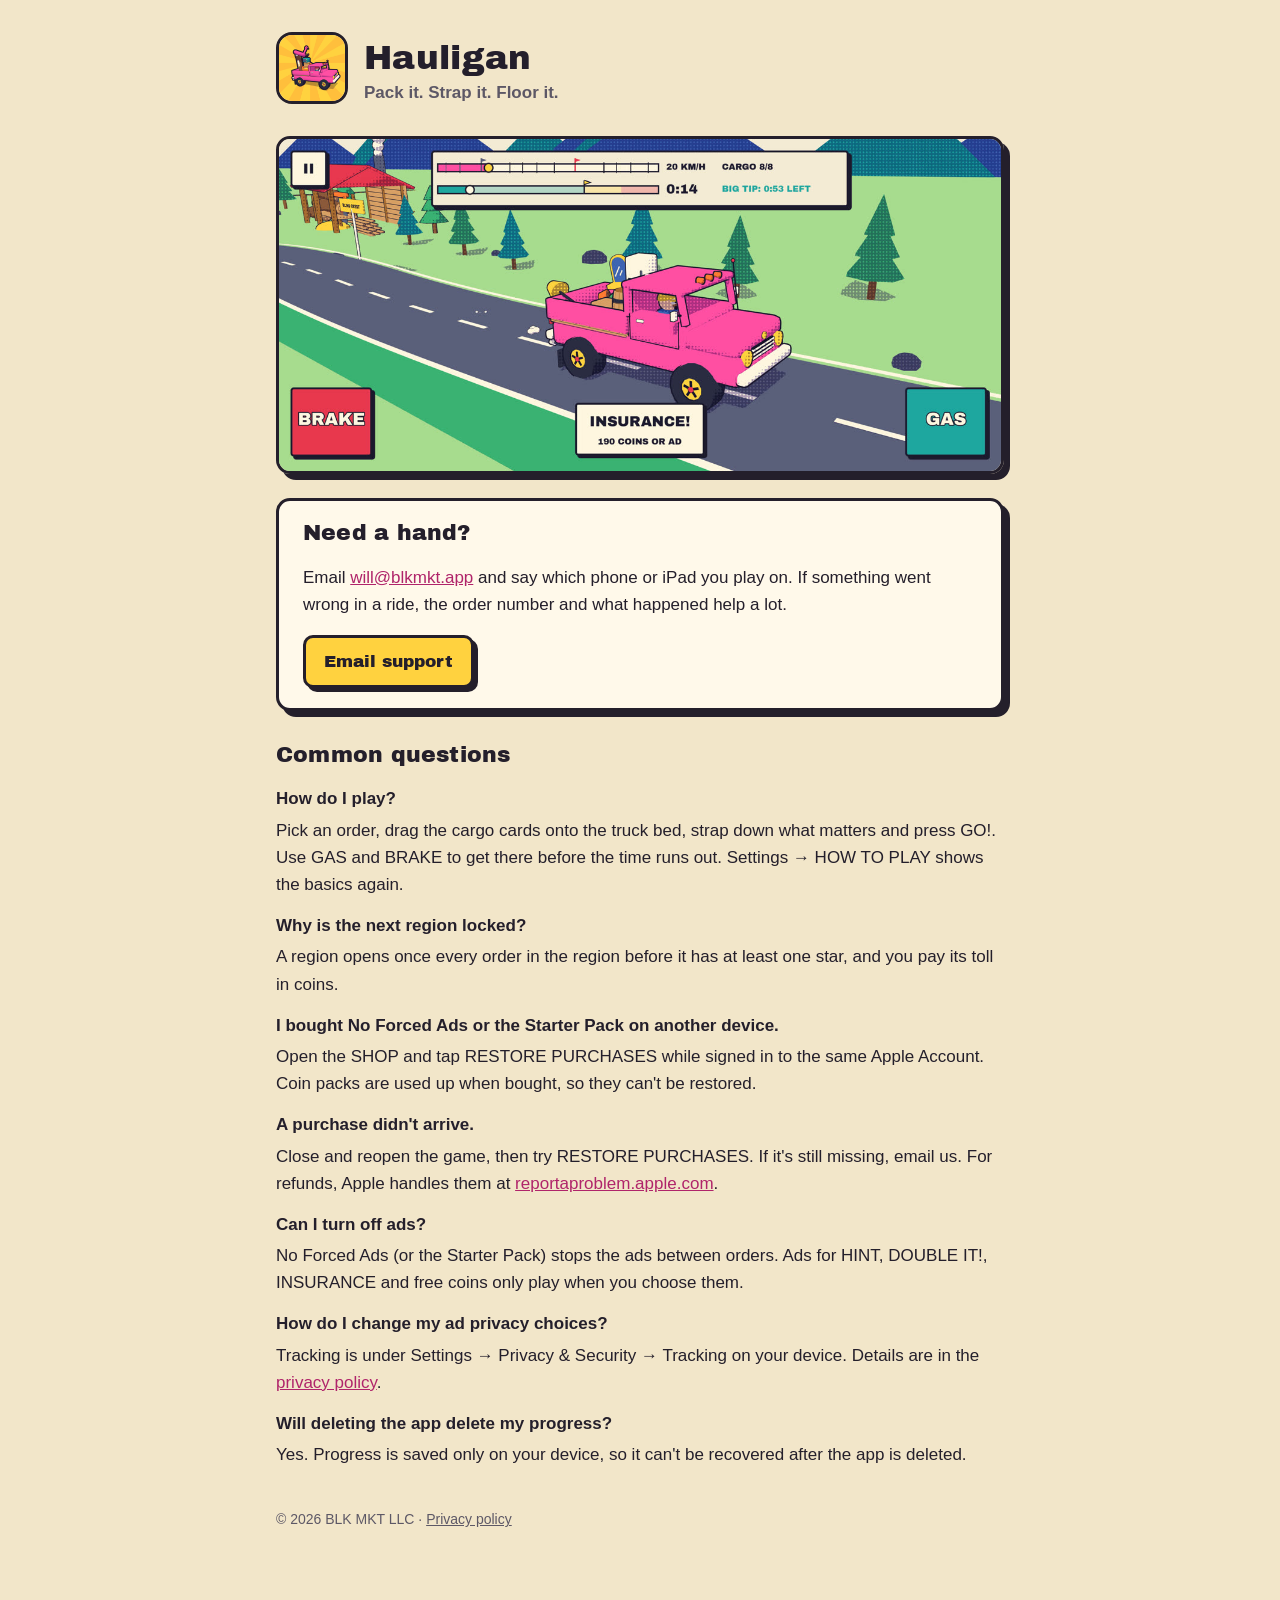
<file: index.html>
<!doctype html>
<html lang="en">
<head>
  <meta charset="utf-8">
  <meta name="viewport" content="width=device-width, initial-scale=1">
  <title>Hauligan Support</title>
  <meta name="description" content="Help and contact for Hauligan, the truck-packing physics game by BLK MKT LLC.">
  <link rel="icon" href="icon.png">
  <link rel="stylesheet" href="style.css">
</head>
<body>
<main>
  <header>
    <a href="./"><img src="icon.png" alt="Hauligan app icon"></a>
    <div>
      <h1>Hauligan</h1>
      <p class="tagline">Pack it. Strap it. Floor it.</p>
    </div>
  </header>

  <img class="hero" src="ride.jpg" alt="A pink pickup truck loaded with furniture driving past a ski lodge">

  <div class="card">
    <h2 style="margin-top:0">Need a hand?</h2>
    <p>Email <a href="mailto:will@blkmkt.app?subject=Hauligan%20support">will@blkmkt.app</a> and say
      which phone or iPad you play on. If something went wrong in a ride, the order number and
      what happened help a lot.</p>
    <a class="button" href="mailto:will@blkmkt.app?subject=Hauligan%20support">Email support</a>
  </div>

  <h2>Common questions</h2>
  <dl>
    <dt>How do I play?</dt>
    <dd>Pick an order, drag the cargo cards onto the truck bed, strap down what matters and press
      GO!. Use GAS and BRAKE to get there before the time runs out. Settings → HOW TO PLAY shows
      the basics again.</dd>

    <dt>Why is the next region locked?</dt>
    <dd>A region opens once every order in the region before it has at least one star, and you pay
      its toll in coins.</dd>

    <dt>I bought No Forced Ads or the Starter Pack on another device.</dt>
    <dd>Open the SHOP and tap RESTORE PURCHASES while signed in to the same Apple Account. Coin
      packs are used up when bought, so they can't be restored.</dd>

    <dt>A purchase didn't arrive.</dt>
    <dd>Close and reopen the game, then try RESTORE PURCHASES. If it's still missing, email us. For
      refunds, Apple handles them at
      <a href="https://reportaproblem.apple.com">reportaproblem.apple.com</a>.</dd>

    <dt>Can I turn off ads?</dt>
    <dd>No Forced Ads (or the Starter Pack) stops the ads between orders. Ads for HINT, DOUBLE IT!,
      INSURANCE and free coins only play when you choose them.</dd>

    <dt>How do I change my ad privacy choices?</dt>
    <dd>Tracking is under Settings → Privacy &amp; Security → Tracking on your device. Details are in
      the <a href="privacy.html">privacy policy</a>.</dd>

    <dt>Will deleting the app delete my progress?</dt>
    <dd>Yes. Progress is saved only on your device, so it can't be recovered after the app is
      deleted.</dd>
  </dl>

  <footer>
    <p>© 2026 BLK MKT LLC · <a href="privacy.html">Privacy policy</a></p>
  </footer>
</main>
</body>
</html>
</file>
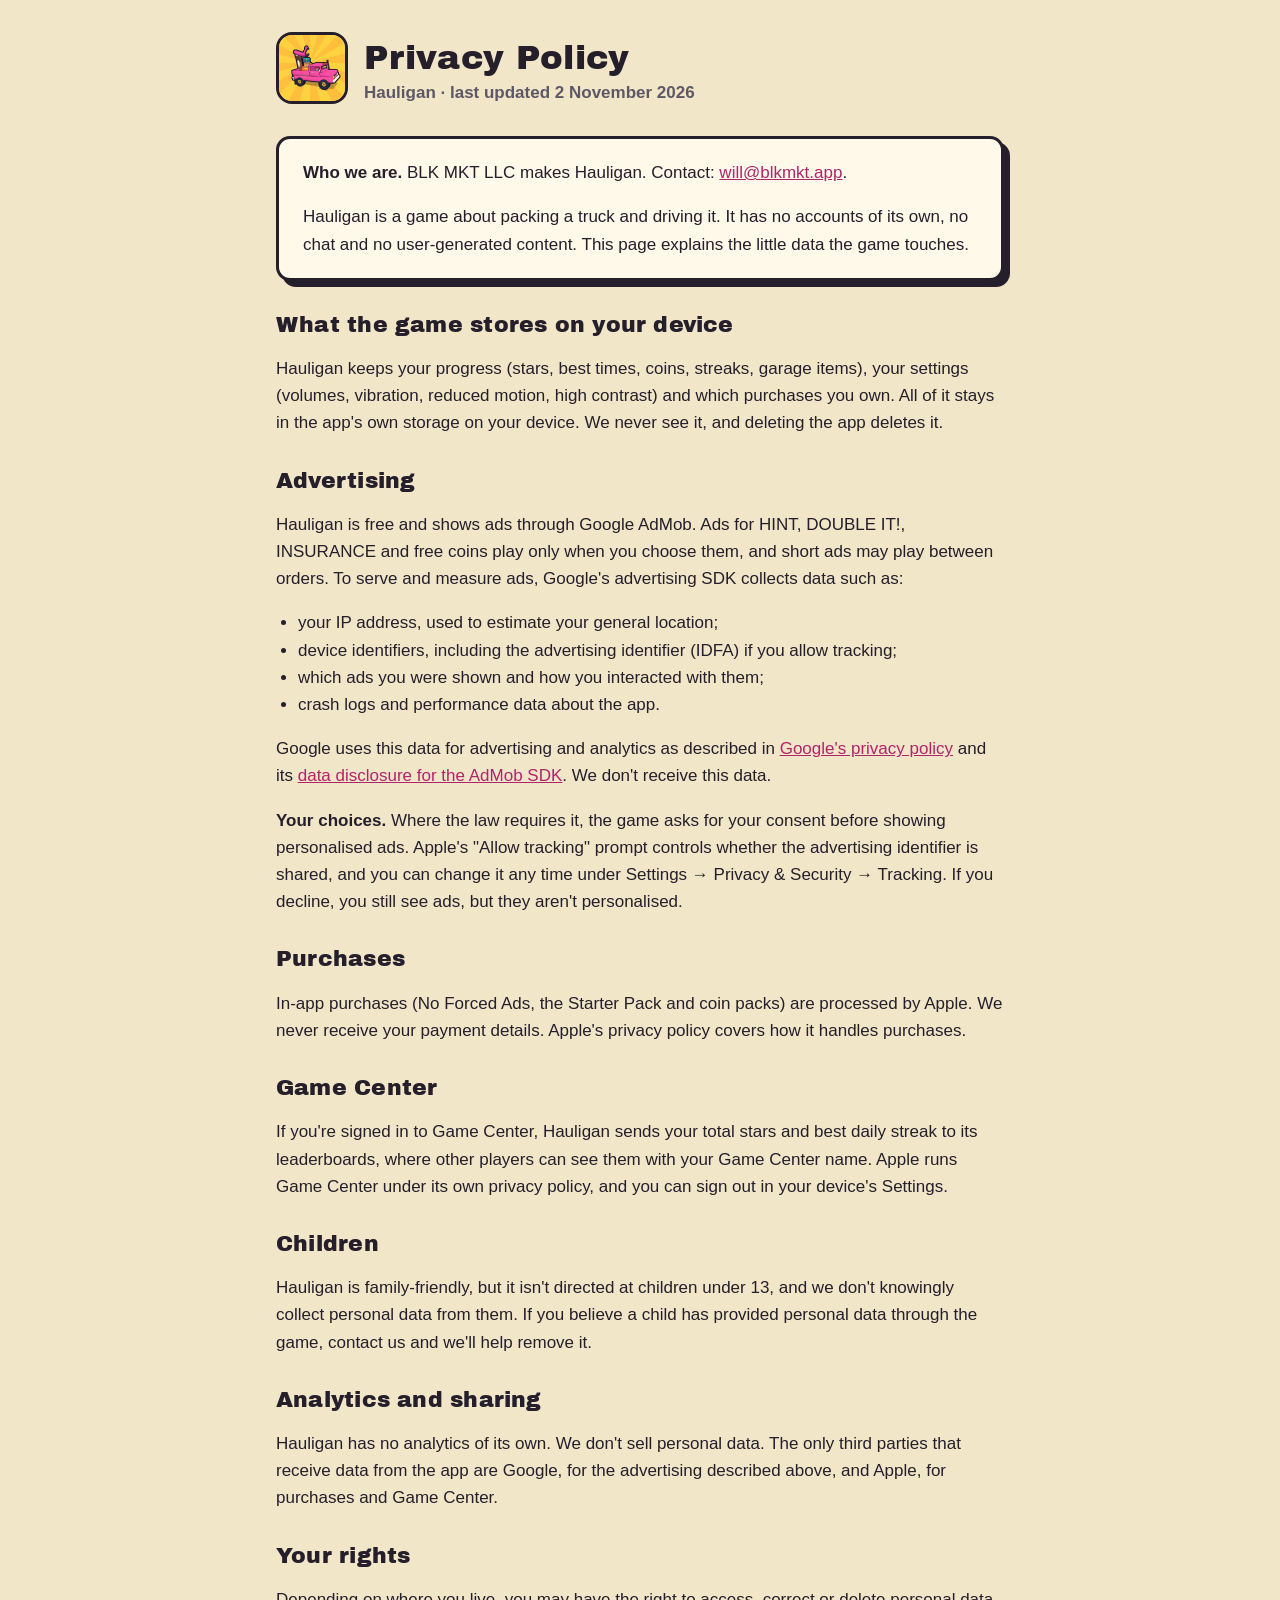
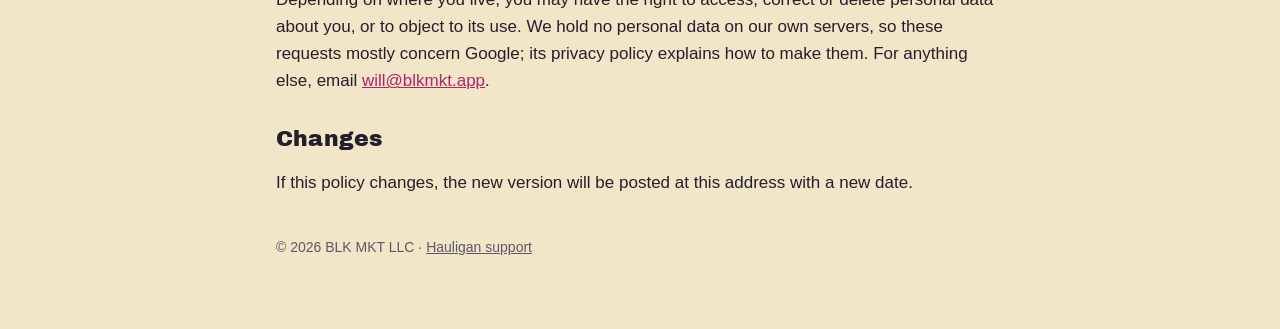
<file: privacy.html>
<!doctype html>
<html lang="en">
<head>
  <meta charset="utf-8">
  <meta name="viewport" content="width=device-width, initial-scale=1">
  <title>Hauligan Privacy Policy</title>
  <meta name="description" content="How Hauligan, the truck-packing physics game by BLK MKT LLC, handles your data.">
  <link rel="icon" href="icon.png">
  <link rel="stylesheet" href="style.css">
</head>
<body>
<main>
  <header>
    <a href="./"><img src="icon.png" alt="Hauligan app icon"></a>
    <div>
      <h1>Privacy Policy</h1>
      <p class="tagline">Hauligan · last updated 2 November 2026</p>
    </div>
  </header>

  <div class="card">
    <p style="margin-top:0"><strong>Who we are.</strong> BLK MKT LLC makes Hauligan. Contact:
      <a href="mailto:will@blkmkt.app">will@blkmkt.app</a>.</p>
    <p style="margin-bottom:0">Hauligan is a game about packing a truck and driving it. It has no
      accounts of its own, no chat and no user-generated content. This page explains the little
      data the game touches.</p>
  </div>

  <h2>What the game stores on your device</h2>
  <p>Hauligan keeps your progress (stars, best times, coins, streaks, garage items), your settings
    (volumes, vibration, reduced motion, high contrast) and which purchases you own. All of it stays
    in the app's own storage on your device. We never see it, and deleting the app deletes it.</p>

  <h2>Advertising</h2>
  <p>Hauligan is free and shows ads through Google AdMob. Ads for HINT, DOUBLE IT!, INSURANCE and
    free coins play only when you choose them, and short ads may play between orders. To serve and
    measure ads, Google's advertising SDK collects data such as:</p>
  <ul>
    <li>your IP address, used to estimate your general location;</li>
    <li>device identifiers, including the advertising identifier (IDFA) if you allow tracking;</li>
    <li>which ads you were shown and how you interacted with them;</li>
    <li>crash logs and performance data about the app.</li>
  </ul>
  <p>Google uses this data for advertising and analytics as described in
    <a href="https://policies.google.com/privacy">Google's privacy policy</a> and its
    <a href="https://developers.google.com/admob/ios/data-disclosure">data disclosure for the AdMob
    SDK</a>. We don't receive this data.</p>
  <p><strong>Your choices.</strong> Where the law requires it, the game asks for your consent before
    showing personalised ads. Apple's "Allow tracking" prompt controls whether the advertising
    identifier is shared, and you can change it any time under Settings → Privacy &amp; Security →
    Tracking. If you decline, you still see ads, but they aren't personalised.</p>

  <h2>Purchases</h2>
  <p>In-app purchases (No Forced Ads, the Starter Pack and coin packs) are processed by Apple. We
    never receive your payment details. Apple's privacy policy covers how it handles purchases.</p>

  <h2>Game Center</h2>
  <p>If you're signed in to Game Center, Hauligan sends your total stars and best daily streak to
    its leaderboards, where other players can see them with your Game Center name. Apple runs Game
    Center under its own privacy policy, and you can sign out in your device's Settings.</p>

  <h2>Children</h2>
  <p>Hauligan is family-friendly, but it isn't directed at children under 13, and we don't knowingly
    collect personal data from them. If you believe a child has provided personal data through the
    game, contact us and we'll help remove it.</p>

  <h2>Analytics and sharing</h2>
  <p>Hauligan has no analytics of its own. We don't sell personal data. The only third parties that
    receive data from the app are Google, for the advertising described above, and Apple, for
    purchases and Game Center.</p>

  <h2>Your rights</h2>
  <p>Depending on where you live, you may have the right to access, correct or delete personal data
    about you, or to object to its use. We hold no personal data on our own servers, so these
    requests mostly concern Google; its privacy policy explains how to make them. For anything else,
    email <a href="mailto:will@blkmkt.app">will@blkmkt.app</a>.</p>

  <h2>Changes</h2>
  <p>If this policy changes, the new version will be posted at this address with a new date.</p>

  <footer>
    <p>© 2026 BLK MKT LLC · <a href="./">Hauligan support</a></p>
  </footer>
</main>
</body>
</html>
</file>
<file: style.css>
@font-face {
  font-family: "Archivo Black";
  src: url("ArchivoBlack-Regular.ttf") format("truetype");
  font-display: swap;
}

:root {
  --ink: #241f2b;
  --paper: #fbf3df;
  --cream: #fff9ea;
  --yellow: #ffd23f;
  --pink: #ff4fa0;
  --teal: #1fa99a;
  --muted: #5d5866;
  --page: #f2e6c9;
}

* { box-sizing: border-box; }

body {
  margin: 0;
  background: var(--page);
  color: var(--ink);
  font: 17px/1.6 -apple-system, BlinkMacSystemFont, "Segoe UI", Roboto, sans-serif;
}

main {
  max-width: 760px;
  margin: 0 auto;
  padding: 32px 16px 56px;
}

header {
  display: flex;
  align-items: center;
  gap: 16px;
  margin-bottom: 24px;
}

header img {
  width: 72px;
  height: 72px;
  border-radius: 16px;
  border: 3px solid var(--ink);
}

header a { color: inherit; text-decoration: none; }

h1, h2 {
  font-family: "Archivo Black", Impact, sans-serif;
  font-weight: normal;
  letter-spacing: 0.01em;
  line-height: 1.15;
}

h1 { font-size: 34px; margin: 0; }
.tagline { margin: 2px 0 0; color: var(--muted); font-weight: 600; }
h2 { font-size: 22px; margin: 32px 0 8px; }

.card {
  background: var(--cream);
  border: 3px solid var(--ink);
  border-radius: 14px;
  box-shadow: 6px 6px 0 var(--ink);
  padding: 20px 24px;
  margin: 24px 0;
}

.hero {
  width: 100%;
  border: 3px solid var(--ink);
  border-radius: 14px;
  box-shadow: 6px 6px 0 var(--ink);
  display: block;
}

.button {
  display: inline-block;
  background: var(--yellow);
  color: var(--ink);
  border: 3px solid var(--ink);
  border-radius: 10px;
  box-shadow: 4px 4px 0 var(--ink);
  padding: 10px 18px;
  font-family: "Archivo Black", Impact, sans-serif;
  text-decoration: none;
}

.button:active { transform: translate(2px, 2px); box-shadow: 2px 2px 0 var(--ink); }

a { color: #b0246a; }
dt { font-weight: 700; margin-top: 14px; }
dd { margin: 4px 0 0; }
ul { padding-left: 22px; }
.small { color: var(--muted); font-size: 15px; }

footer {
  margin-top: 40px;
  color: var(--muted);
  font-size: 14px;
}

footer a { color: inherit; }
</file>
